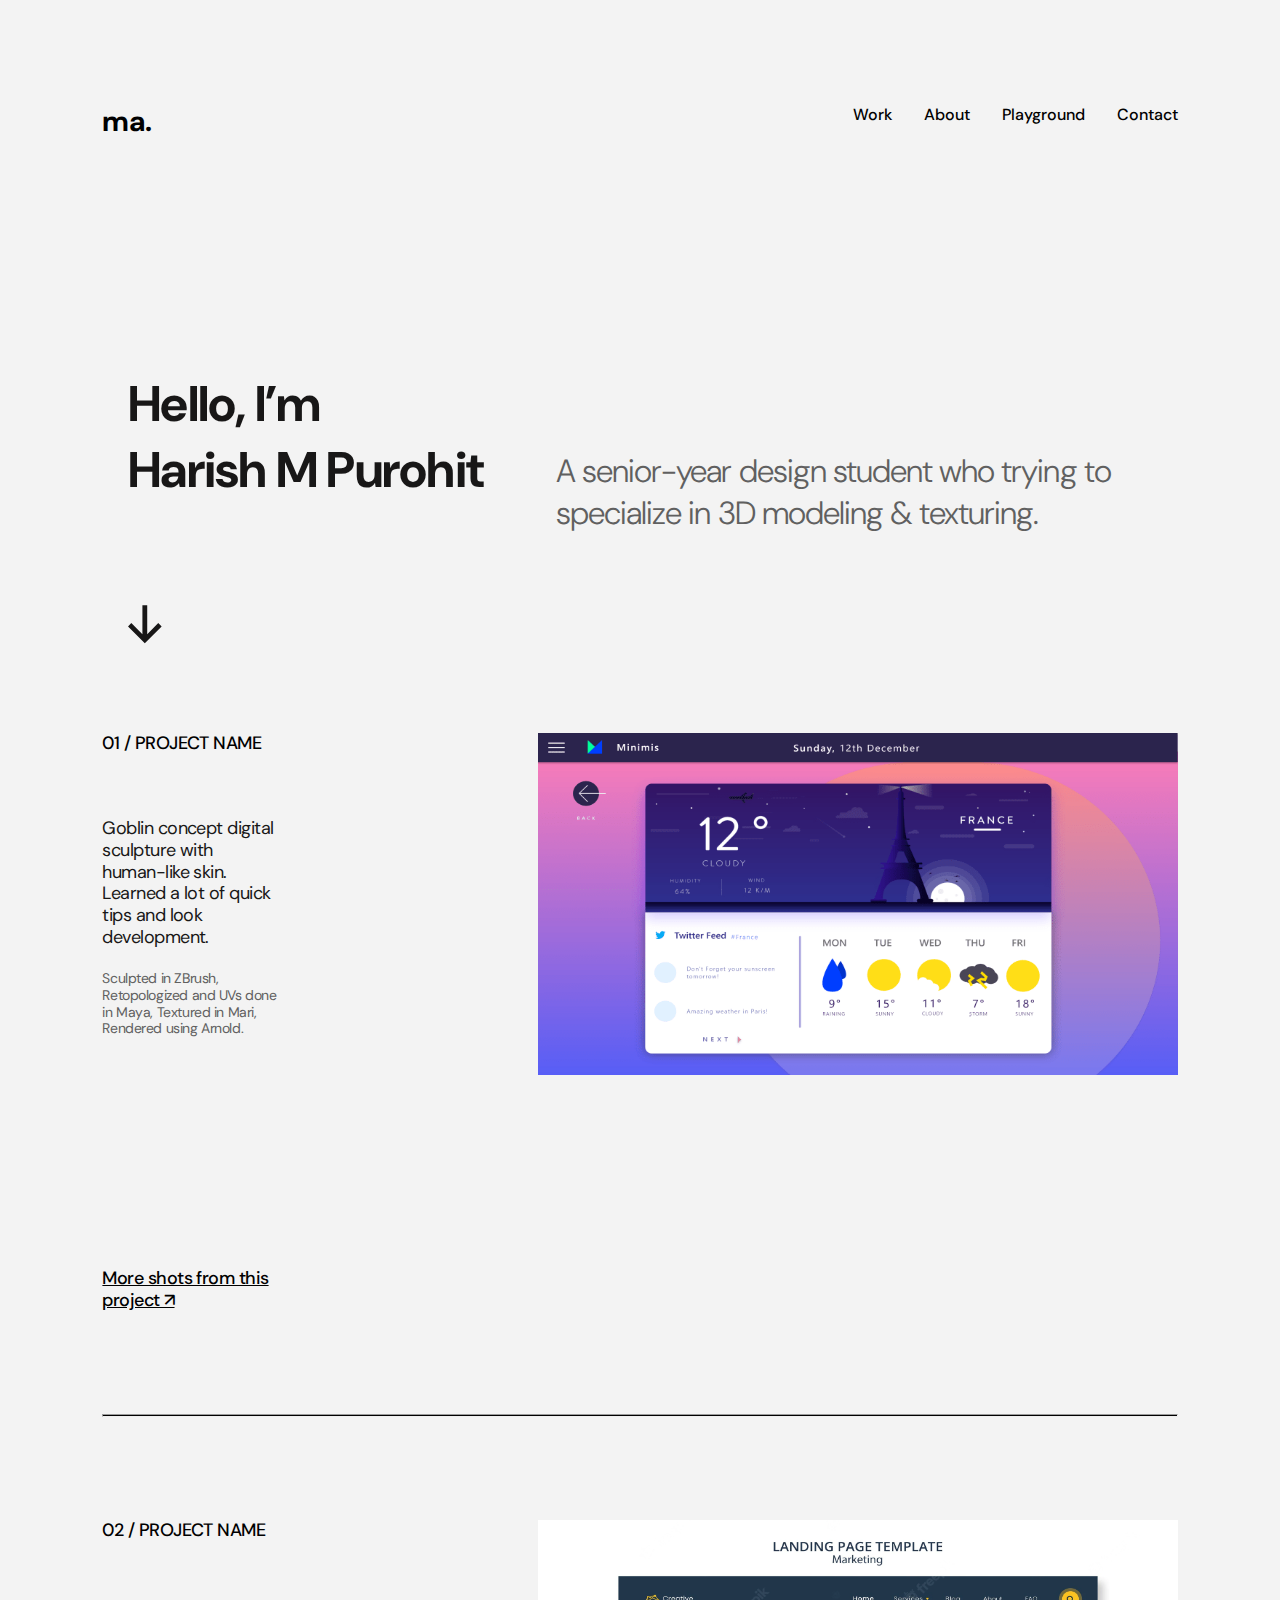
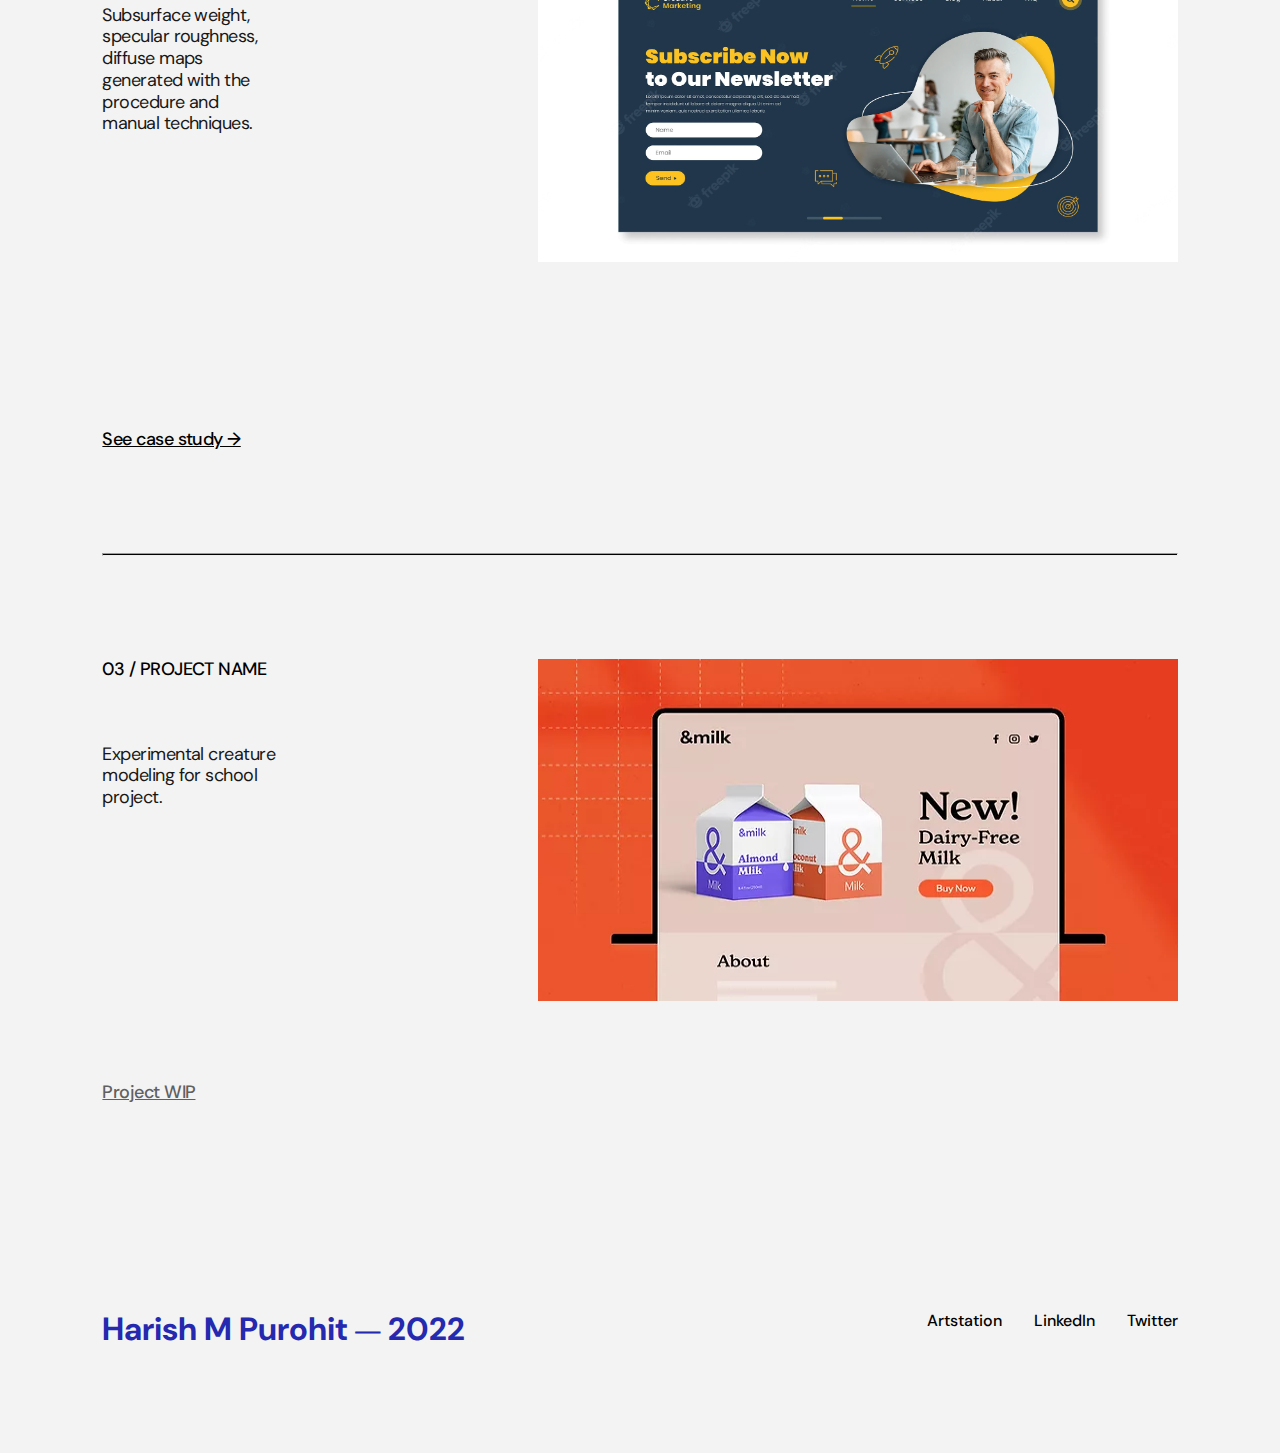
<file: index.html>
<!DOCTYPE html>
<html lang="en">
<head>
  <meta charset="UTF-8">
  <meta http-equiv="X-UA-Compatible" content="IE=edge">
  <meta name="viewport" content="width=device-width, initial-scale=1.0">
  <title>Protfolio-work</title>
  <link rel="stylesheet" href="./style2.css">
  <style>
    @import url('https://fonts.googleapis.com/css2?family=DM+Sans&family=Inter&display=swap');
  </style>
</head>
<body>
  <section id="heading">
    <nav class="nav-heading">
        <h1 class="logo">ma.</h1>
      <div class="nav-buttons">
      <ul>
        <li><a href="#">Work</a></li>
        <li><a href="./About.html">About</a></li>
        <li><a href="#">Playground</a></li>
        <li><a href="#">Contact</a></li>
      </ul>
     </div>
    </nav>
  </section>
   <!-- Body -->
    <section class="landing-page">
      <div class="about" >
        <div class="name">
          <h1>Hello, I’m <br> Harish M  Purohit</h1>
        </div>
        <div class="me">
          <h4 style="font-weight: 300;">A senior-year design student who trying to specialize in 3D modeling & texturing. </h4>
        </div>
      </div>
      <div class="arrow">
        <img src="./images/down-icon.svg">
      </div> 
    </section>
    <section>
      <div class="row">
        <div class="col">
          <p class="project-name">01 / PROJECT NAME</p>
          <div>
            <br><br><br>
          <p class="project-desc">Goblin concept digital sculpture with human-like skin. Learned a lot of quick tips  and look development. </p>
          <br>
          <p class="project-info">Sculpted in ZBrush, Retopologized and UVs done  in Maya, Textured in Mari, Rendered using Arnold.</p>
          <br><br><br><br><br><br><br><br><br><br><br>
          <p class="url" ><a href="">More shots from this project ↗</a></p>
          </div>         
        </div>
        <div class="image">
          <img class="titleimage" src="./images/weather2.png" />
        </div>
      </div>
      <div>
        <hr style="height: 1px; background-color:black;margin-right: 8%;margin-left: 8%; ">
      </div>
   
      <div class="row">
        <div class="col">
          <p class="project-name">02 / PROJECT NAME</p>
          <div>
            <br><br><br>
          <p class="project-desc">Subsurface weight, specular roughness, diffuse maps generated with the procedure and manual techniques.
          </p>
          <br>
         
          <br><br><br><br><br><br><br><br><br><br><br><br><br>
          <p class="url" ><a href="">See case study →</a></p>
          </div>         
        </div>

        <div class="image">
          <img class="titleimage" src="./images/newsletter.webp" />
        </div>
      </div>
      <div>
        <hr style="height: 1px; background-color:black;margin-right: 8%;margin-left: 8%; ">
      </div>
      <div class="row">
        <div class="col">
          <p class="project-name">03 / PROJECT NAME</p>
          <div>
            <br><br><br>
          <p class="project-desc">Experimental creature modeling for school project.</p>
          <br>
     
          <br><br><br><br><br><br><br><br><br><br><br><br>
          <p class="wip"><a href="">Project WIP</a></p>
          </div>         
        </div>
        <div class="image">
          <img class="titleimage" src="./images/milk.webp" />
        </div>
      </div>
    </section>
    <!-- footer -->
    <section class="footer">
      <div class="foot-name">
        <h1>Harish M Purohit ⏤ 2022 </h1>
     </div>
     <div class="nav-buttons">
      <ul>
        <li><a href="#">Artstation </a></li>
        <li><a href="#">LinkedIn</a></li>
        <li><a href="#">Twitter</a></li>
      </ul>
     </div>

    </section>
    
    
  </div>



</body>
</html>
</file>
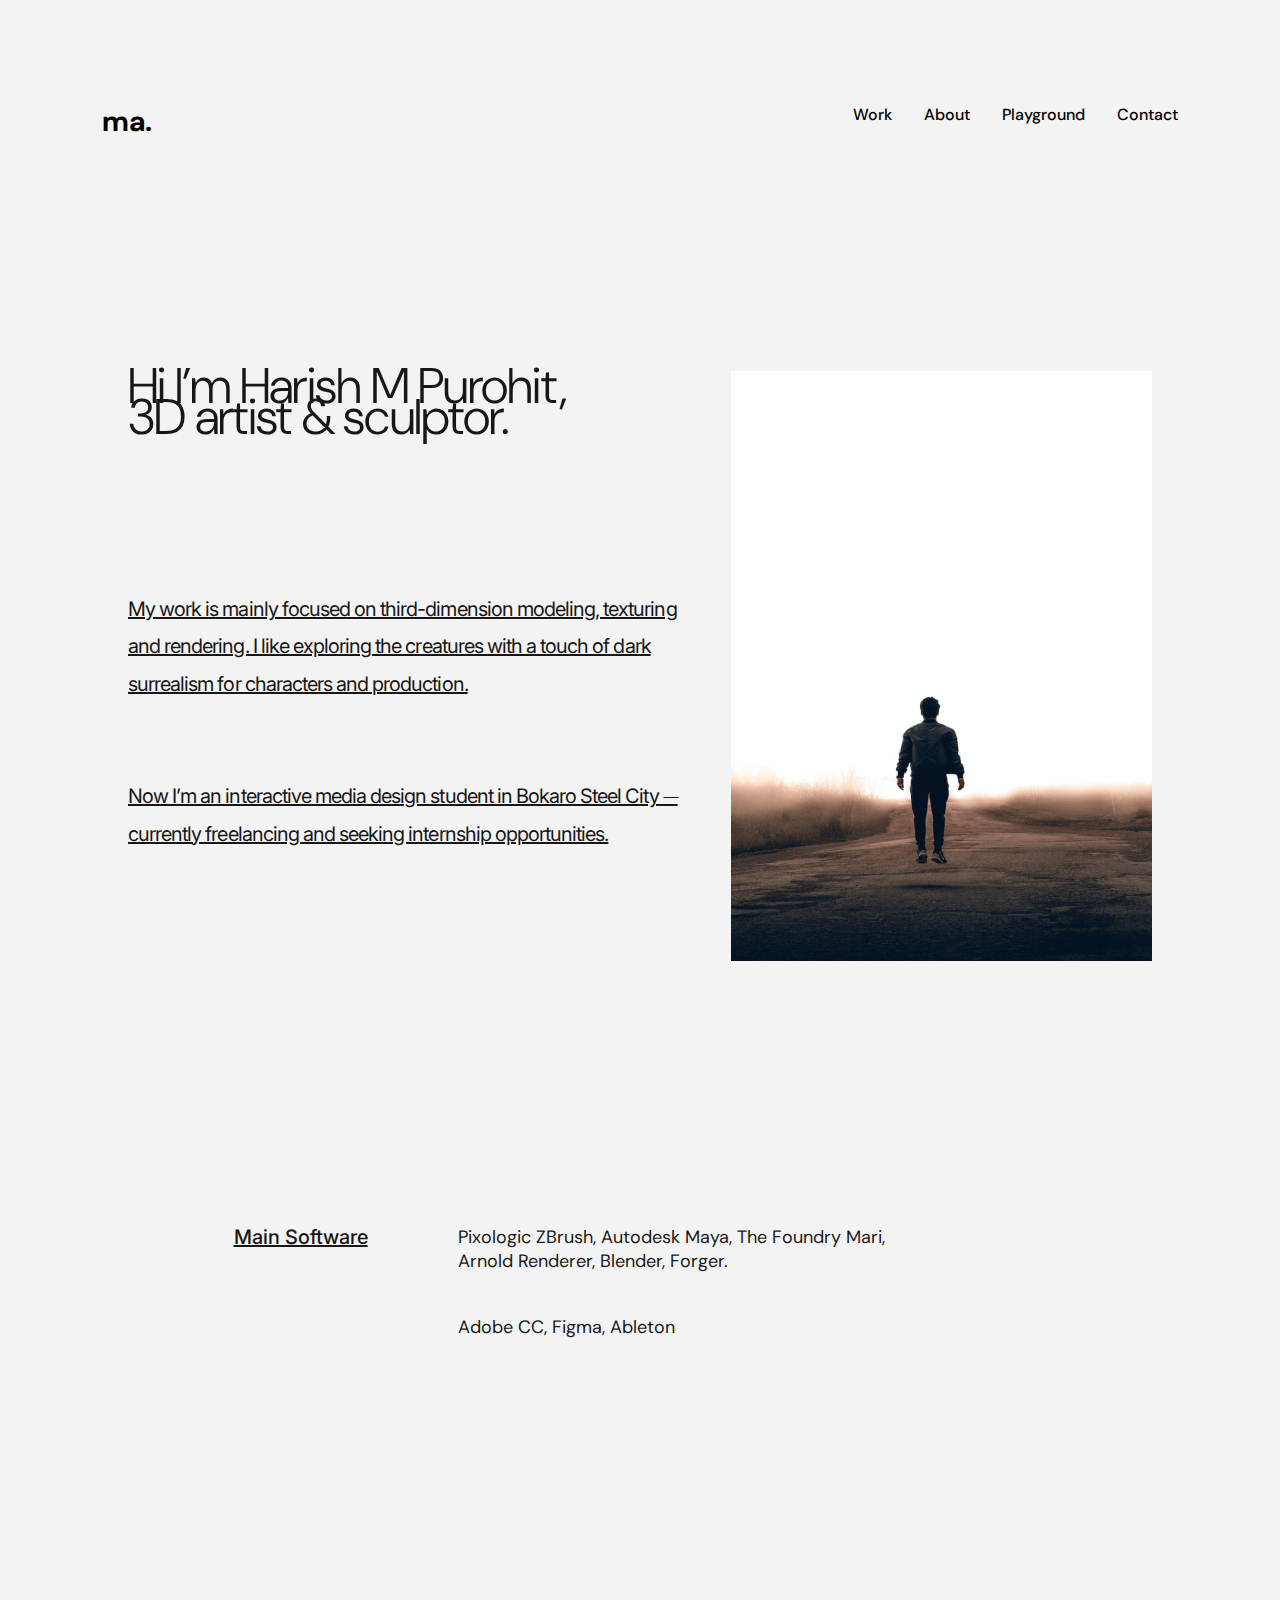
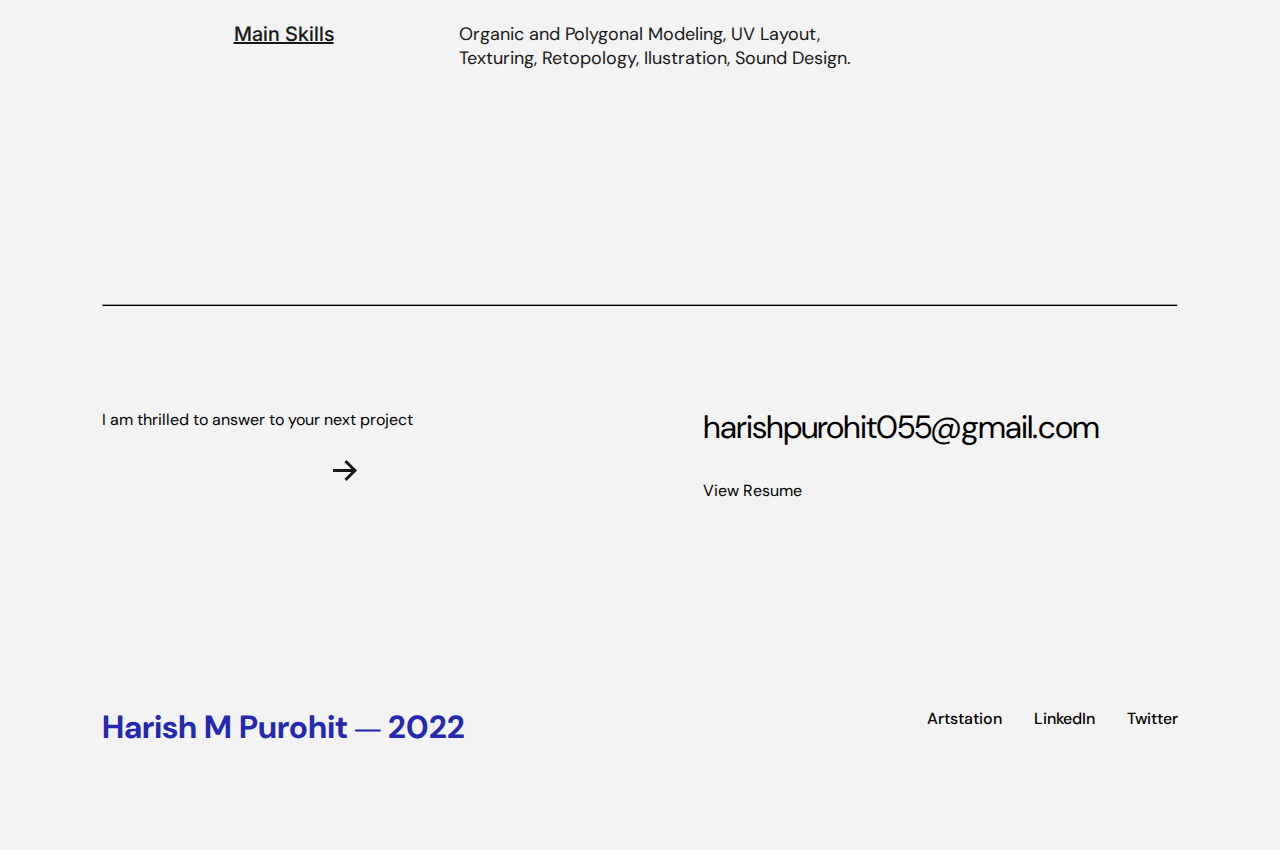
<file: About.html>
<!DOCTYPE html>
<html lang="en">
<head>
  <meta charset="UTF-8">
  <meta http-equiv="X-UA-Compatible" content="IE=edge">
  <meta name="viewport" content="width=device-width, initial-scale=1.0">
  <title>About</title>
  <link rel="stylesheet" href="./page2.css">
  <link rel="stylesheet" href="./style2.css">
  <style>
    @import url('https://fonts.googleapis.com/css2?family=DM+Sans&family=Inter&display=swap');
  </style>
</head>
<body>
  <section id="heading">
    <nav class="nav-heading">
        <h1 class="logo">ma.</h1>
      <div class="nav-buttons">
      <ul>
        <li><a href="./index.html">Work</a></li>
        <li><a href="#">About</a></li>
        <li><a href="#">Playground</a></li>
        <li><a href="#">Contact</a></li>
      </ul>
     </div>
    </nav>
  </section>
  <section class="landing-page">
    <div class="about" >
      <div class="name">
        <h1 style=" font-weight: 300;">Hi I’m Harish M Purohit, 3D artist & sculptor.</h1>
      </div>
      <div class="about-me">
        <h4 style="font-weight: 400;">My work is mainly focused on third-dimension modeling, texturing and rendering. I like exploring the creatures with a touch of dark surrealism for characters and production.
          <br><br><br>
          Now I’m an interactive media design student in Bokaro Steel City ⏤ currently freelancing and seeking internship opportunities. </h4>
      </div>
    </div>
    <div >
      <img src="./images/Profile Photo.png" alt="">
    </div> 
  </section>

  <section class="centre"  style=" padding-top: 0px;">
    <div class="container">
      <div class="row">
        <div class="col">
        <h4 >Main Software</h4>
        </div>
        <div class="col">
          <p>Pixologic ZBrush, Autodesk Maya, The Foundry Mari,<br> Arnold Renderer, Blender, Forger.</p>
          <br><br>
          <p>Adobe CC, Figma, Ableton</p>
        </div>
      </div>
    </div><br>

      <div class="container">
      <div class="row">
        <div class="col">
        <h4>Main Skills</h4>
        </div>
        <div class="col col-1">
          <p>Organic and Polygonal Modeling, UV Layout, <br>Texturing, Retopology, Ilustration, Sound Design.</p>
        </div>
      </div>
    </div>
    
  </section>
  <div>
    <hr style="height: 1px; background-color:black;margin-right: 8%;margin-left: 8%; ">
  </div>


  <section class="contact">
    <div class="arrows">
      <p class="other">I am thrilled to answer to your next project </p>
      <img class="direction" src="./images/↓.png" alt="">
    </div>
    <div class="email" >
      <p class="mail">harishpurohit055@gmail.com</p>
      
      <p>View Resume</p>
    </div>
  </section>
  

  <section class="footer">
    <div class="foot-name">
      <h1>Harish M Purohit ⏤ 2022 </h1>
   </div>
   <div class="nav-buttons">
    <ul>
      <li><a href="#">Artstation </a></li>
      <li><a href="#">LinkedIn</a></li>
      <li><a href="#">Twitter</a></li>
    </ul>
   </div>

  </section>

</body>
</html>
</file>
<file: style2.css>
*{
    font-family: 'DM Sans', sans-serif;
    margin: 0;
    background-color:  #F3F3F3;
  }
  
  
  
  .nav-heading{
    padding: 8%;
    
    display: flex;
    justify-content: space-between;
  }
  .logo{
   font-size: 180%;
  
  }
  .nav-buttons ul{
    display: flex;
    list-style: none;
    gap: 31.9px;
    font-weight: 500;
    size: 21px;
    line-height: 25.2px;
    letter-spacing: -3%;
   
  }
  .nav-buttons li a{
    text-decoration: solid;
    color:black ;
  }
  
  /* project heading */
  .landing-page{
    padding: 10%;
  }
  
  .about{
    display: flex;
    justify-content: space-between;
    margin-right:30px;
  }
  .name{
    font-weight: 500;
    letter-spacing: -0.03em;
    color: #181717;
    font-size: 25px;
  }
  .me{
    font-family: 'DM Sans';
  font-style: normal;
  font-weight: 000;
  letter-spacing: -0.03em;
  color: #606060;
  position: absolute;
  width: 580px;
  height: 111px;
  left: calc(50% - 580px/2 + 206px);
  top: 450px;
  font-size: 32px;
  }
  .arrow{
    position: absolute;
  width: 33.61px;
  height: 38.04px;
  
  top: 605.18px;
  
  }
  
  /* project-heading */
  
  .row{
  display: flex;
  padding: 8%;
  font-family: 'Inter';
  font-style: normal;
  
  }
  .titleimage{
    left: 42.86%;
    
    bottom: 22.9%;
    height: 342px;
    width: 640px;
    margin-left: 260px;
    top: 0px;
  }
  .project-name{
    font-weight: 500;
    font-size: 18px;
    line-height: 121.5%;
    letter-spacing: -0.03em;
    
    }
  .project-desc{
    font-weight: 400;
    font-size: 18px;
    line-height: 121.5%;  
    color: #181717;
    letter-spacing: -0.03em;
  }
  .project-info{
    font-weight: 400;
  font-size: 14px;
  line-height: 121.5%;
  letter-spacing: -0.03em;
  color: #606060;
  }
  
  .url a{
  font-weight: 500;
  font-size: 18px;
  line-height: 121.5%;
  color: black;
  letter-spacing: -0.03em;
  }
  .wip a{
    font-weight: 500;
    font-size: 18px;
    line-height: 121.5%;
      color:#606060;
      letter-spacing: -0.03em;
  }
  /* footer */
  .footer{
    padding:8%;
    display: flex;
    justify-content: space-between;
    color:  #2429AF;
    ;
  }
</file>
<file: page2.css>
@import url('https://fonts.googleapis.com/css2?family=DM+Sans:wght@400;500&family=Inter:wght@400;500&display=swap');
*{
  font-family: 'DM Sans', sans-serif;
  margin: 0;
  background-color:  #F3F3F3;
}
h4{
  font-weight: bold; 
  font-family: 'Inter';
  font-style: normal;
  font-weight: 500;
  font-size: 20px;
  text-decoration-line: underline;  
  color: #181717;
}

.landing-page{
  padding: 8%;
  display: flex;
  justify-content: space-between;
}
.logo{
 font-size: 180%;
}
.nav-buttons ul{
  display: flex;
  list-style: none;
  gap: 31.9px;
  font-weight: 500;
  size: 21px;
  line-height: 25.2px;
  letter-spacing: -3%;
 
}
.nav-buttons li a{
  text-decoration: solid;
  color:black ;
}
.name-title{
  display: flex;
  padding: 8%;
  justify-content: space-between;
}
.name{
  width: 480px;
height: 199px;
left: calc(50% - 480px/2 - 320px);
top: 360px;
font-size: 35px;
line-height: 125%;
;
color: #181717;

}
.about-me{
  position: absolute;
width: 575px;
height: 359px;
top: 591px;
font-weight: 400;
font-size: 32px;
line-height: 117%;
letter-spacing: -0.03em;
color: #606060;
}


.centre {
  padding-top: 0%;
  padding: 8%;
}
.row{
  display: flex;
}
.col{
  padding: 5%;
  font-family: 'Inter';
  font-style: normal;
  font-weight: 400;
  font-size: 18px;
  color: #181717;
}
.col-1{
  margin-left: 2.2rem;
}

/* contact-me */

.contact{
  display: flex;
  padding: 8%;
  justify-content: space-between;
}
.mail{
width: 347px;
height: 71px;
font-size: 32px;
line-height: 117%;
letter-spacing: -0.03em;
}
.arrows{
  position: relative;
}

.direction{
  position: absolute;
  top: 55%;
  left: 74%;
}
.email{
  margin-right: 128px;
}

.footer{
  padding:8%;
  display: flex;
  justify-content: space-between;
  color:  #2429AF;
  ;
}
</file>
